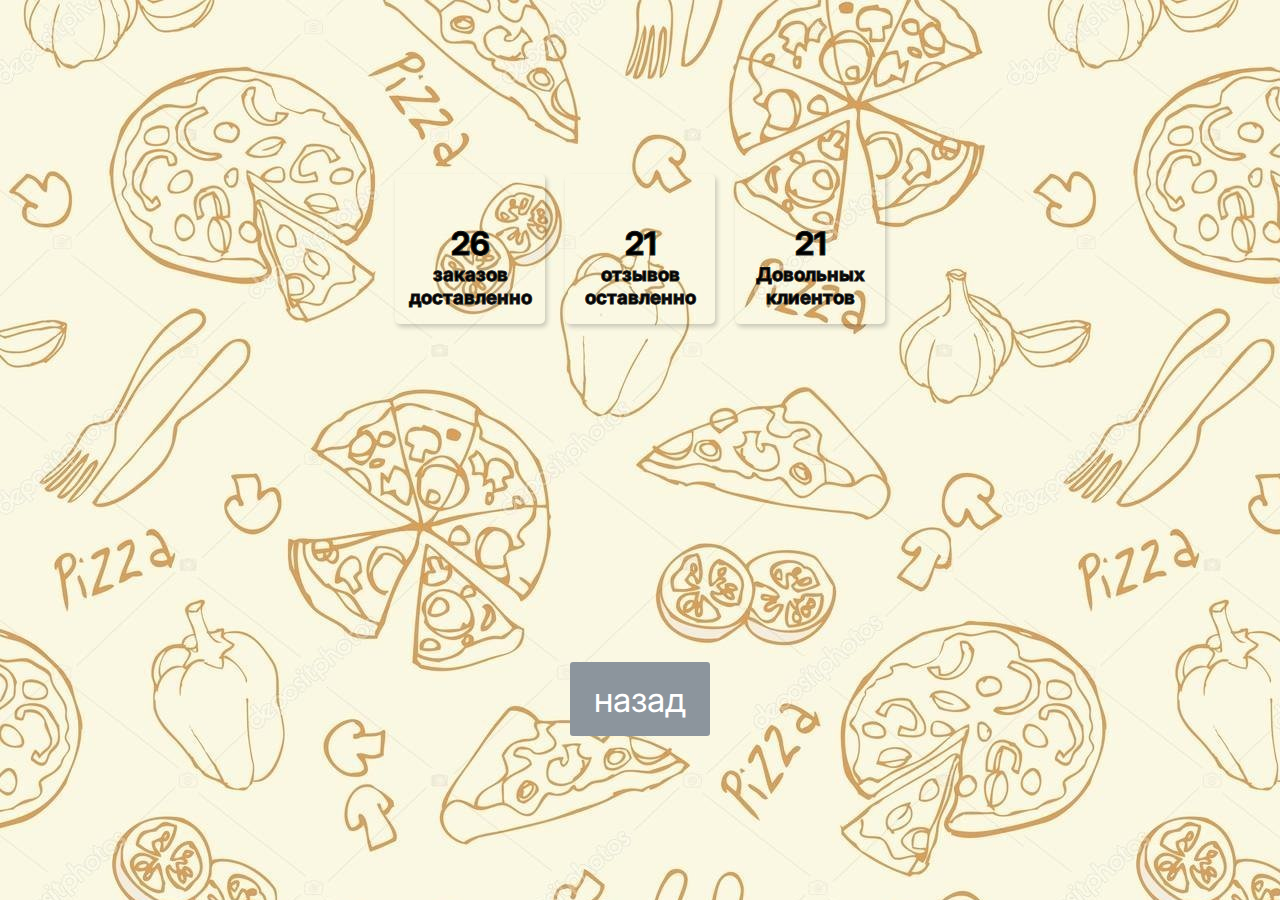
<file: sites/stat.html>
<!DOCTYPE html>
<html lang="en">

<head>
    <meta charset="UTF-8">
    <meta http-equiv="X-UA-Compatible" content="IE=edge">
    <meta name="viewport" content="width=device-width, initial-scale=1.0">
<link rel="preconnect" href="https://fonts.googleapis.com">
<link rel="preconnect" href="https://fonts.gstatic.com" crossorigin>
<link href="https://fonts.googleapis.com/css2?family=Inter:wght@300;400;600&display=swap" rel="stylesheet">
<link href="css/st.css" rel="stylesheet">
    <title>Animated Count Up Plugin Example</title>
    <style>
        * {
            margin: 0;
            padding: 0;
            box-sizing: border-box;
            font-family: 'Inter';
        }
        
        body {
            height: 100vh;
            display: grid;
            place-items: center;
        }
        
        .flex {
            width: 80%;
            display: flex;
            justify-content: center;
            align-items: center;
            flex-wrap: wrap;
        }
        
        .flex div {
            width: 150px;
            height: 150px;
            padding: 50px 0;
            margin: 10px;
            text-align: center;
            border-radius: 5px;
            color: #fff;
            box-shadow: 2px 3px 5px rgba(0, 0, 0, 0.2);
        }
    </style>
</head>

<body background="../img/log.jpg">
    <div  class="flex">
        <div>
            <h1 class="mtxt" id="num1">o</h1>
            <h3 class="mtxt">заказов доставленно</h3>
        </div>
        <div>
            <h1 class="mtxt" id="num2">o</h1>
            <h3 class="mtxt">отзывов оставленно</h3>
        </div>
        <div>
            <h1 class="mtxt" id="num3">o</h1>
            <h3 class="mtxt">Довольных клиентов</h3>
        </div>
    </div>
    <div>
        <a href="../index.html" class="btn">назад</a>
    </div>

    <script src="https://code.jquery.com/jquery-3.6.0.slim.min.js"></script>
    <script src="res/countMe/countMe.min.js"></script>
    <script>
    window.onload = ()=>{
        // $(selector).countMe(delay,speed)
        $("#num1").countMe(10,25);
        $("#num2").countMe(30, 30);
        $("#num3").countMe(40, 30);
        $("#num4").countMe(100,200);
     }
    </script>
    <script type="text/javascript">

  var _gaq = _gaq || [];
  _gaq.push(['_setAccount', 'UA-36251023-1']);
  _gaq.push(['_setDomainName', 'jqueryscript.net']);
  _gaq.push(['_trackPageview']);

  (function() {
    var ga = document.createElement('script'); ga.type = 'text/javascript'; ga.async = true;
    ga.src = ('https:' == document.location.protocol ? 'https://ssl' : 'http://www') + '.google-analytics.com/ga.js';
    var s = document.getElementsByTagName('script')[0]; s.parentNode.insertBefore(ga, s);
  })();

</script>
</body>

</html>
</file>
<file: sites/css/st.css>
.button{
    letter-spacing: 0.5px;
    line-height: 52px;
    border-radius: 40px;
    background: #b12b2b;
    text-decoration-color: black;
  }
  .btn {
    display: inline-block; /* Строчно-блочный элемент */
    background: #8C959D; /* Серый цвет фона */
    color: #fff; /* Белый цвет текста */
    padding: 1rem 1.5rem; /* Поля вокруг текста */
    text-decoration: none; /* Убираем подчёркивание */
    border-radius: 3px; /* Скругляем уголки */
    font-size: 3cap;
   }
   .mtxt{
    color: black;
     -webkit-text-stroke: 1px rgb(26, 26, 26);
     -webkit-text-fill-color: rgb(0, 0, 0);
  }
</file>
